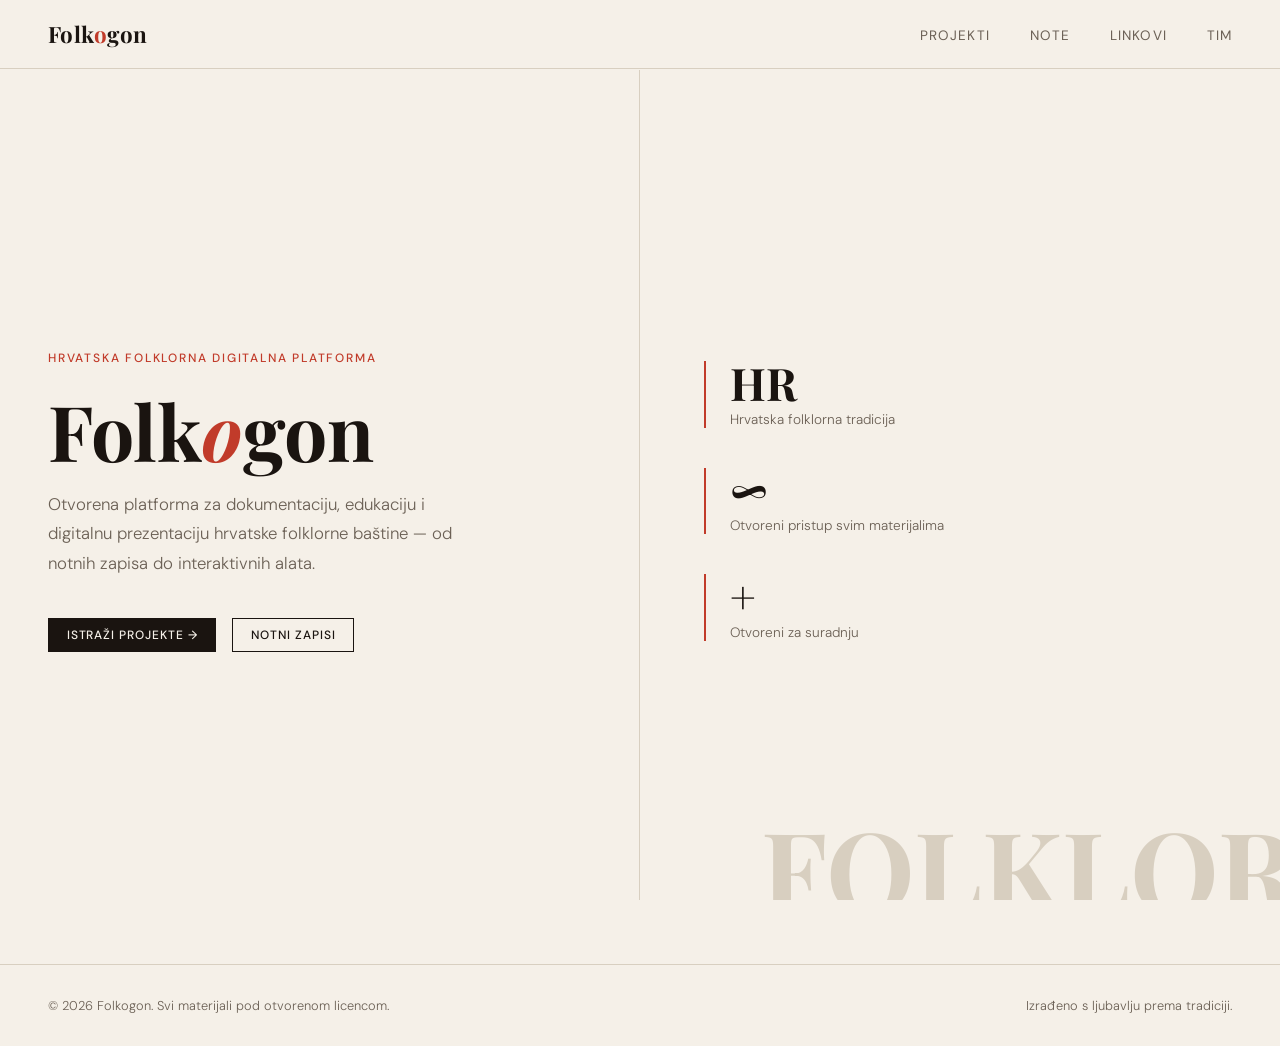
<file: index.html>
<!DOCTYPE html>
<html lang="hr">
<head>
<meta charset="UTF-8">
<meta name="viewport" content="width=device-width, initial-scale=1.0">
<title>Folkogon — Hrvatska folklorna digitalna platforma</title>
<meta name="description" content="Otvorena platforma za dokumentaciju, edukaciju i digitalnu prezentaciju hrvatske folklorne baštine — od notnih zapisa do interaktivnih alata.">
<meta property="og:title" content="Folkogon — Hrvatska folklorna digitalna platforma">
<meta property="og:description" content="Otvorena platforma za dokumentaciju, edukaciju i digitalnu prezentaciju hrvatske folklorne baštine.">
<meta property="og:type" content="website">
<meta name="theme-color" content="#F5F0E8">
<link rel="icon" href="favicon.svg" type="image/svg+xml">
<link rel="preconnect" href="https://fonts.googleapis.com">
<link rel="preconnect" href="https://fonts.gstatic.com" crossorigin>
<link rel="stylesheet" href="https://fonts.googleapis.com/css2?family=Playfair+Display:ital,wght@0,400;0,700;1,400&family=DM+Sans:wght@300;400;500&display=swap">
<link rel="stylesheet" href="css/style.css">
<style>
  .hero {
    min-height: calc(100vh - 70px);
    display: grid;
    grid-template-columns: 1fr 1fr;
  }

  .hero-left {
    padding: 6rem 4rem 4rem 3rem;
    display: flex;
    flex-direction: column;
    justify-content: center;
    border-right: 1px solid var(--border);
  }

  .hero-tag {
    font-size: 0.75rem;
    letter-spacing: 0.15em;
    text-transform: uppercase;
    color: var(--red);
    font-weight: 500;
    margin-bottom: 1.5rem;
  }

  .hero-title {
    font-family: 'Playfair Display', serif;
    font-size: clamp(3rem, 6vw, 5.5rem);
    line-height: 1.05;
    font-weight: 700;
    margin-bottom: 1.2rem;
  }

  .hero-title em { font-style: italic; color: var(--red); }

  .hero-subtitle {
    font-size: 1.05rem;
    line-height: 1.75;
    color: var(--muted);
    max-width: 420px;
    margin-bottom: 2.5rem;
  }

  .hero-actions { display: flex; gap: 1rem; flex-wrap: wrap; }

  .hero-right {
    padding: 6rem 3rem 4rem 4rem;
    display: flex;
    flex-direction: column;
    justify-content: center;
    gap: 2.5rem;
    position: relative;
    overflow: hidden;
  }

  .hero-right::after {
    content: 'FOLKLOR';
    position: absolute;
    bottom: -1.5rem;
    right: -1rem;
    font-family: 'Playfair Display', serif;
    font-size: 7rem;
    font-weight: 700;
    color: var(--border);
    line-height: 1;
    pointer-events: none;
    user-select: none;
  }

  .stat { border-left: 2px solid var(--red); padding-left: 1.5rem; }

  .stat-num {
    font-family: 'Playfair Display', serif;
    font-size: 2.8rem;
    font-weight: 700;
    line-height: 1;
    margin-bottom: 0.3rem;
  }

  .stat-label { font-size: 0.85rem; color: var(--muted); }

  /* HERO ANIMATIONS */
  .hero-left .hero-tag  { animation: fadeUp 0.5s 0.10s ease forwards; opacity: 0; }
  .hero-left .hero-title { animation: fadeUp 0.5s 0.22s ease forwards; opacity: 0; }
  .hero-left .hero-subtitle { animation: fadeUp 0.5s 0.34s ease forwards; opacity: 0; }
  .hero-left .hero-actions { animation: fadeUp 0.5s 0.46s ease forwards; opacity: 0; }
  .hero-right { animation: fadeUp 0.5s 0.30s ease forwards; opacity: 0; }

  @media (max-width: 768px) {
    .hero { grid-template-columns: 1fr; }
    .hero-left { padding: 3rem 1.5rem 2rem; border-right: none; border-bottom: 1px solid var(--border); }
    .hero-right { padding: 2rem 1.5rem 3rem; }
    .hero-right::after { font-size: 4rem; }
  }
</style>
</head>
<body>

<nav>
  <a href="index.html" class="nav-logo">Folk<span>o</span>gon</a>
  <ul class="nav-links">
    <li><a href="projekti.html">Projekti</a></li>
    <li><a href="note.html">Note</a></li>
    <li><a href="linkovi.html">Linkovi</a></li>
    <li><a href="tim.html">Tim</a></li>
  </ul>
  <button class="nav-hamburger" id="nav-toggle" aria-label="Otvori izbornik"><span></span><span></span><span></span></button>
</nav>

<main class="page">
  <div class="hero">
    <div class="hero-left">
      <p class="hero-tag">Hrvatska folklorna digitalna platforma</p>
      <h1 class="hero-title">Folk<em>o</em>gon</h1>
      <p class="hero-subtitle">
        Otvorena platforma za dokumentaciju, edukaciju i digitalnu prezentaciju hrvatske folklorne baštine — od notnih zapisa do interaktivnih alata.
      </p>
      <div class="hero-actions">
        <a href="projekti.html" class="btn btn-dark-filled">Istraži projekte →</a>
        <a href="note.html" class="btn btn-dark">Notni zapisi</a>
      </div>
    </div>
    <div class="hero-right">
      <div class="stat">
        <div class="stat-num">HR</div>
        <div class="stat-label">Hrvatska folklorna tradicija</div>
      </div>
      <div class="stat">
        <div class="stat-num">∞</div>
        <div class="stat-label">Otvoreni pristup svim materijalima</div>
      </div>
      <div class="stat">
        <div class="stat-num">+</div>
        <div class="stat-label">Otvoreni za suradnju</div>
      </div>
    </div>
  </div>
</main>

<footer>
  <p>© 2026 Folkogon. Svi materijali pod otvorenom licencom.</p>
  <p>Izrađeno s ljubavlju prema tradiciji.</p>
</footer>

<script src="js/nav.js"></script>
</body>
</html>
</file>
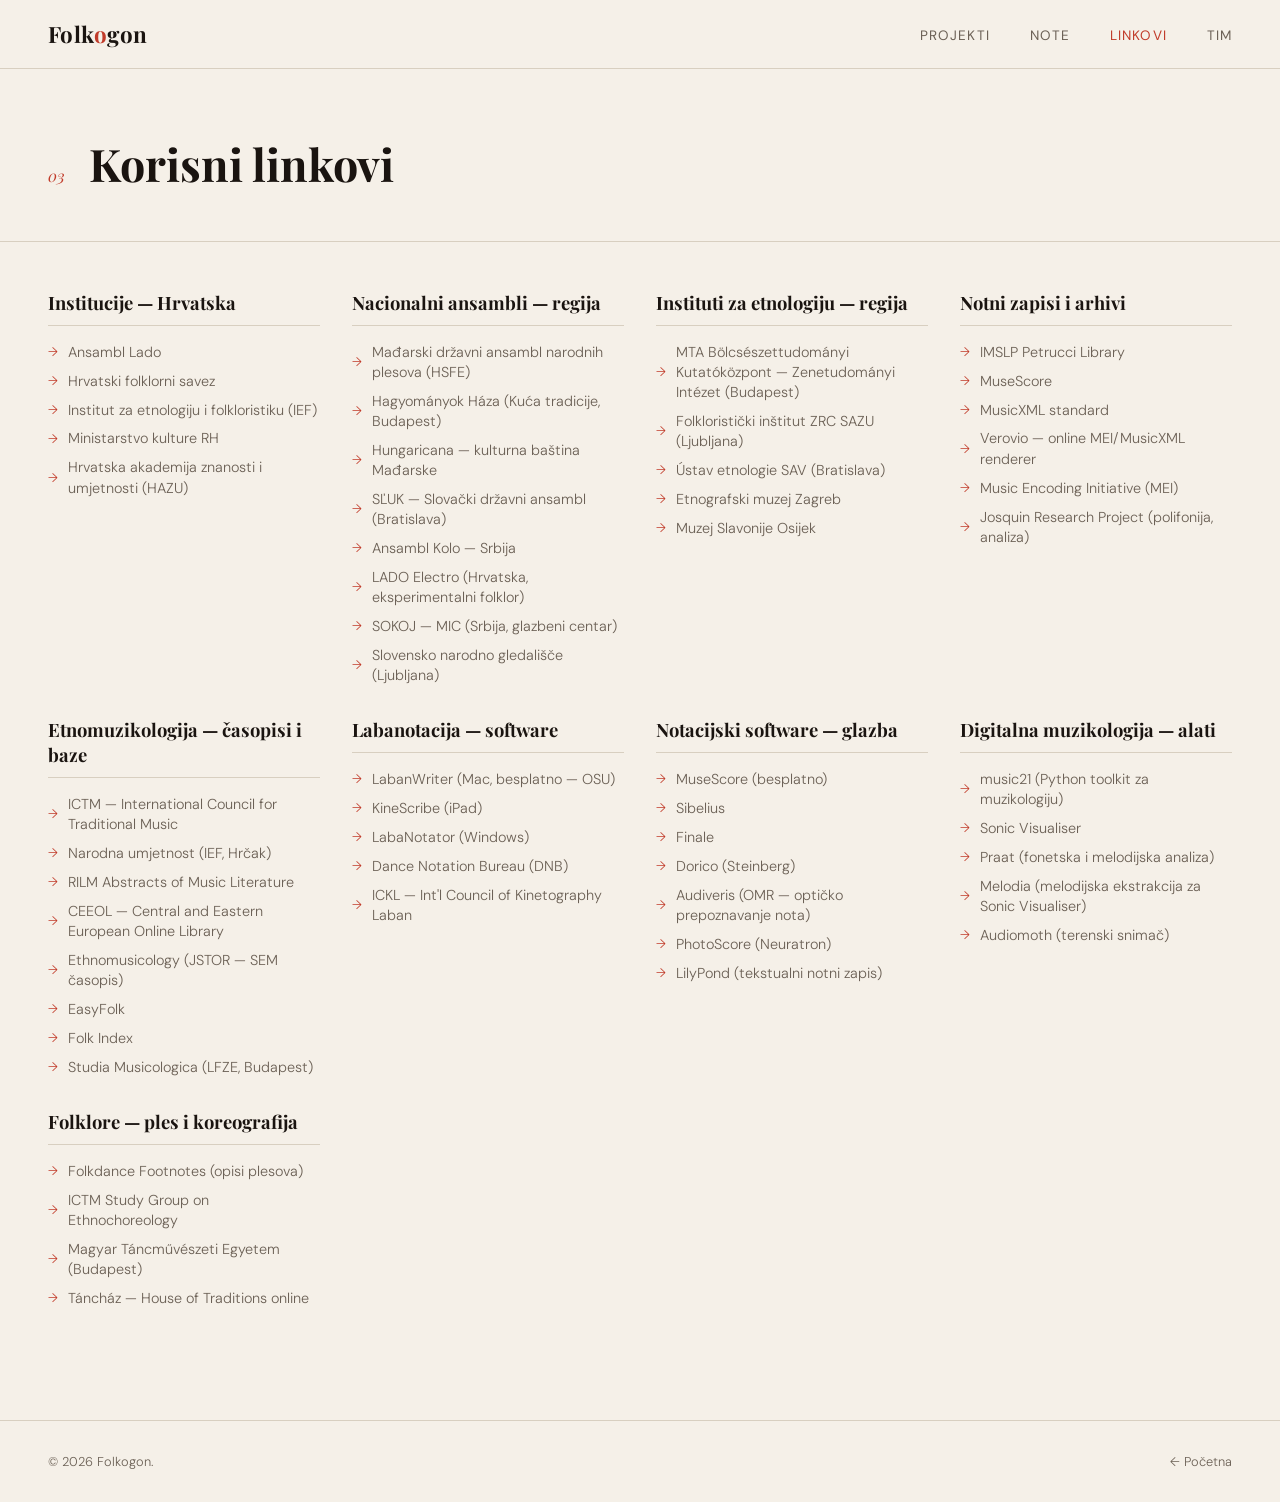
<file: linkovi.html>
<!DOCTYPE html>
<html lang="hr">
<head>
<meta charset="UTF-8">
<meta name="viewport" content="width=device-width, initial-scale=1.0">
<title>Korisni linkovi — Folkogon</title>
<meta name="description" content="Korisni resursi i linkovi vezani uz hrvatsku folklornu baštinu, etnomuzikologiju i notografske alate.">
<meta property="og:title" content="Korisni linkovi — Folkogon">
<meta property="og:description" content="Korisni resursi i linkovi vezani uz hrvatsku folklornu baštinu, etnomuzikologiju i notografske alate.">
<meta property="og:type" content="website">
<meta name="theme-color" content="#F5F0E8">
<link rel="icon" href="favicon.svg" type="image/svg+xml">
<link rel="preconnect" href="https://fonts.googleapis.com">
<link rel="preconnect" href="https://fonts.gstatic.com" crossorigin>
<link rel="stylesheet" href="https://fonts.googleapis.com/css2?family=Playfair+Display:ital,wght@0,400;0,700;1,400&family=DM+Sans:wght@300;400;500&display=swap">
<link rel="stylesheet" href="css/style.css">
<script src="data/sadrzaj.js"></script>
<style>
  .links-grid {
    display: grid;
    grid-template-columns: repeat(auto-fill, minmax(260px, 1fr));
    gap: 2rem;
  }

  .link-category h3 {
    font-family: 'Playfair Display', serif;
    font-size: 1.15rem;
    font-weight: 700;
    margin-bottom: 1rem;
    padding-bottom: 0.6rem;
    border-bottom: 1px solid var(--border);
  }

  .link-list {
    list-style: none;
    display: flex;
    flex-direction: column;
    gap: 0.55rem;
  }

  .link-list a {
    text-decoration: none;
    color: var(--muted);
    font-size: 0.9rem;
    display: flex;
    align-items: center;
    gap: 0.6rem;
    transition: color 0.2s;
    line-height: 1.4;
  }

  .link-list a::before {
    content: '→';
    color: var(--red);
    font-size: 0.8rem;
    flex-shrink: 0;
  }

  .link-list a:hover { color: var(--red); }
</style>
</head>
<body>

<nav>
  <a href="index.html" class="nav-logo">Folk<span>o</span>gon</a>
  <ul class="nav-links">
    <li><a href="projekti.html">Projekti</a></li>
    <li><a href="note.html">Note</a></li>
    <li><a href="linkovi.html" class="active">Linkovi</a></li>
    <li><a href="tim.html">Tim</a></li>
  </ul>
  <button class="nav-hamburger" id="nav-toggle" aria-label="Otvori izbornik"><span></span><span></span><span></span></button>
</nav>

<main class="page">
  <div class="page-header">
    <span class="page-num">03</span>
    <h1 class="page-title">Korisni linkovi</h1>
  </div>
  <div class="content">
    <div class="links-grid" id="links-grid"></div>
  </div>
</main>

<footer>
  <p>© 2026 Folkogon.</p>
  <p><a href="index.html" style="color:var(--muted); text-decoration:none;">← Početna</a></p>
</footer>

<script>
  const grid = document.getElementById('links-grid');

  LINKOVI.forEach((kat, i) => {
    const div = document.createElement('div');
    div.className = 'link-category fade-up';

    const stavke = kat.stavke.map(s =>
      `<li><a href="${s.url}" target="_blank" rel="noopener">${s.naziv}</a></li>`
    ).join('');

    div.innerHTML = `
      <h3>${kat.kategorija}</h3>
      <ul class="link-list">${stavke}</ul>
    `;
    grid.appendChild(div);
  });
</script>

<script src="js/nav.js"></script>
</body>
</html>
</file>
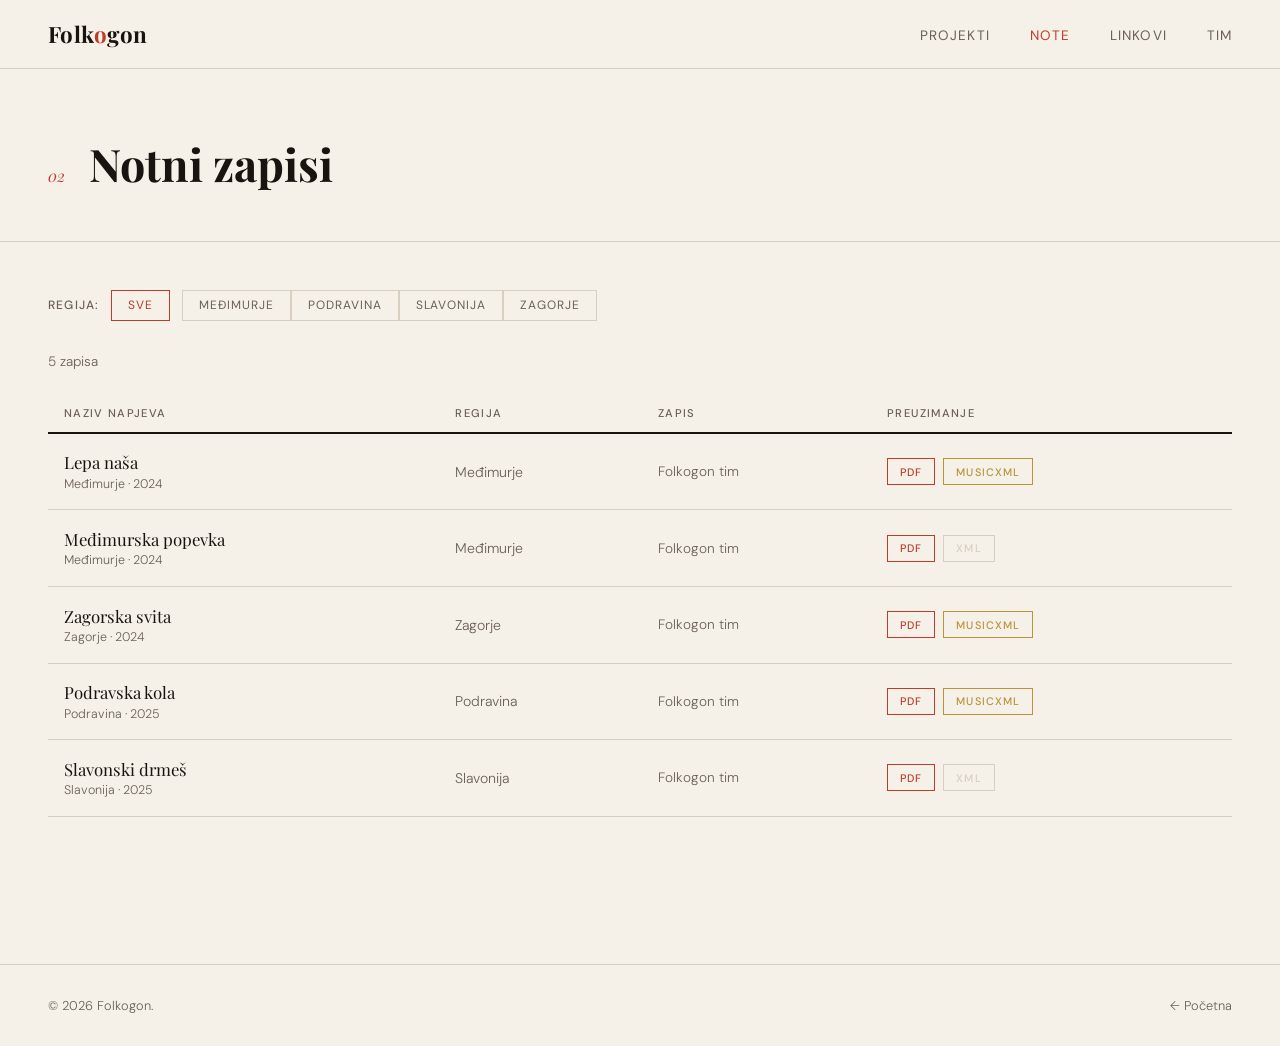
<file: note.html>
<!DOCTYPE html>
<html lang="hr">
<head>
<meta charset="UTF-8">
<meta name="viewport" content="width=device-width, initial-scale=1.0">
<title>Notni zapisi — Folkogon</title>
<meta name="description" content="Digitalni arhiv notnih zapisa hrvatske folklorne glazbe s mogućnošću besplatnog preuzimanja u PDF i MusicXML formatu.">
<meta property="og:title" content="Notni zapisi — Folkogon">
<meta property="og:description" content="Digitalni arhiv notnih zapisa hrvatske folklorne glazbe s mogućnošću besplatnog preuzimanja u PDF i MusicXML formatu.">
<meta property="og:type" content="website">
<meta name="theme-color" content="#F5F0E8">
<link rel="icon" href="favicon.svg" type="image/svg+xml">
<link rel="preconnect" href="https://fonts.googleapis.com">
<link rel="preconnect" href="https://fonts.gstatic.com" crossorigin>
<link rel="stylesheet" href="https://fonts.googleapis.com/css2?family=Playfair+Display:ital,wght@0,400;0,700;1,400&family=DM+Sans:wght@300;400;500&display=swap">
<link rel="stylesheet" href="css/style.css">
<script src="data/notes.js"></script>
<style>
  .filter-bar {
    display: flex;
    gap: 0.75rem;
    flex-wrap: wrap;
    margin-bottom: 2rem;
    align-items: center;
  }

  .filter-label {
    font-size: 0.75rem;
    letter-spacing: 0.1em;
    text-transform: uppercase;
    color: var(--muted);
    font-weight: 500;
  }

  .filter-btn {
    font-size: 0.75rem;
    letter-spacing: 0.08em;
    text-transform: uppercase;
    padding: 0.4rem 1rem;
    border: 1px solid var(--border);
    background: none;
    cursor: pointer;
    font-family: 'DM Sans', sans-serif;
    color: var(--muted);
    transition: all 0.2s;
  }

  .filter-btn:hover,
  .filter-btn.active {
    border-color: var(--red);
    color: var(--red);
  }

  .scores-table {
    width: 100%;
    border-collapse: collapse;
  }

  .scores-table thead tr {
    border-bottom: 2px solid var(--ink);
  }

  .scores-table th {
    text-align: left;
    padding: 0.75rem 1rem;
    font-size: 0.7rem;
    letter-spacing: 0.12em;
    text-transform: uppercase;
    font-weight: 500;
    color: var(--muted);
  }

  .scores-table tbody tr {
    border-bottom: 1px solid var(--border);
    transition: background 0.15s;
  }

  .scores-table tbody tr:hover { background: #EDE8DE; }
  .scores-table tbody tr.hidden { display: none; }

  .scores-table td {
    padding: 1.1rem 1rem;
    font-size: 0.95rem;
    vertical-align: middle;
  }

  .score-naziv {
    font-family: 'Playfair Display', serif;
    font-size: 1.05rem;
  }

  .score-regija {
    font-size: 0.78rem;
    color: var(--muted);
    margin-top: 0.15rem;
  }

  .dl-links { display: flex; gap: 0.5rem; }

  .dl-btn {
    font-size: 0.68rem;
    letter-spacing: 0.1em;
    text-transform: uppercase;
    padding: 0.35rem 0.75rem;
    text-decoration: none;
    border: 1px solid;
    font-weight: 500;
    transition: all 0.2s;
  }

  .dl-btn.pdf { border-color: var(--red); color: var(--red); }
  .dl-btn.pdf:hover { background: var(--red); color: var(--cream); }
  .dl-btn.xml { border-color: var(--gold); color: var(--gold); }
  .dl-btn.xml:hover { background: var(--gold); color: var(--cream); }
  .dl-btn.disabled { border-color: var(--border); color: var(--border); pointer-events: none; }

  .count {
    font-size: 0.85rem;
    color: var(--muted);
    margin-bottom: 1.5rem;
  }

  @media (max-width: 768px) {
    .scores-table th:nth-child(2),
    .scores-table td:nth-child(2),
    .scores-table th:nth-child(3),
    .scores-table td:nth-child(3) { display: none; }
    .dl-links { flex-wrap: wrap; }
    .scores-table td { padding: 0.9rem 0.75rem; }
    .scores-table th { padding: 0.6rem 0.75rem; }
  }
</style>
</head>
<body>

<nav>
  <a href="index.html" class="nav-logo">Folk<span>o</span>gon</a>
  <ul class="nav-links">
    <li><a href="projekti.html">Projekti</a></li>
    <li><a href="note.html" class="active">Note</a></li>
    <li><a href="linkovi.html">Linkovi</a></li>
    <li><a href="tim.html">Tim</a></li>
  </ul>
  <button class="nav-hamburger" id="nav-toggle" aria-label="Otvori izbornik"><span></span><span></span><span></span></button>
</nav>

<main class="page">
  <div class="page-header">
    <span class="page-num">02</span>
    <h1 class="page-title">Notni zapisi</h1>
  </div>
  <div class="content">

    <div class="filter-bar">
      <span class="filter-label">Regija:</span>
      <button class="filter-btn active" data-regija="sve">Sve</button>
      <div id="regija-filters"></div>
    </div>

    <p class="count" id="count"></p>

    <div style="overflow-x:auto;">
    <table class="scores-table">
      <thead>
        <tr>
          <th>Naziv napjeva</th>
          <th>Regija</th>
          <th>Zapis</th>
          <th>Preuzimanje</th>
        </tr>
      </thead>
      <tbody id="scores-body"></tbody>
    </table>
    </div>

  </div>
</main>

<footer>
  <p>© 2026 Folkogon.</p>
  <p><a href="index.html" style="color:var(--muted); text-decoration:none;">← Početna</a></p>
</footer>

<script>
  const tbody = document.getElementById('scores-body');
  const countEl = document.getElementById('count');
  const regijaFilters = document.getElementById('regija-filters');

  // Izvuci jedinstvene regije
  const regije = [...new Set(NOTES.map(n => n.regija))].sort();

  regije.forEach(r => {
    const btn = document.createElement('button');
    btn.className = 'filter-btn';
    btn.dataset.regija = r;
    btn.textContent = r;
    btn.addEventListener('click', () => filterBy(r, btn));
    regijaFilters.appendChild(btn);
  });

  // Render rows
  NOTES.forEach(n => {
    const tr = document.createElement('tr');
    tr.dataset.regija = n.regija;
    tr.className = 'fade-up';

    const pdfBtn = n.pdf
      ? `<a href="${n.pdf}" target="_blank" class="dl-btn pdf">PDF</a>`
      : `<span class="dl-btn disabled">PDF</span>`;

    const xmlBtn = n.xml
      ? `<a href="${n.xml}" target="_blank" class="dl-btn xml">MusicXML</a>`
      : `<span class="dl-btn disabled">XML</span>`;

    tr.innerHTML = `
      <td>
        <div class="score-naziv">${n.naziv}</div>
        <div class="score-regija">${n.regija} · ${n.godina}</div>
      </td>
      <td style="color:var(--muted); font-size:0.88rem;">${n.regija}</td>
      <td style="color:var(--muted); font-size:0.85rem;">${n.zapis}</td>
      <td><div class="dl-links">${pdfBtn}${xmlBtn}</div></td>
    `;
    tbody.appendChild(tr);
  });

  updateCount();

  function filterBy(regija, clickedBtn) {
    document.querySelectorAll('.filter-btn').forEach(b => b.classList.remove('active'));
    clickedBtn.classList.add('active');

    document.querySelectorAll('#scores-body tr').forEach(tr => {
      if (regija === 'sve' || tr.dataset.regija === regija) {
        tr.classList.remove('hidden');
      } else {
        tr.classList.add('hidden');
      }
    });
    updateCount();
  }

  document.querySelector('[data-regija="sve"]').addEventListener('click', function() {
    filterBy('sve', this);
  });

  function updateCount() {
    const visible = document.querySelectorAll('#scores-body tr:not(.hidden)').length;
    countEl.textContent = `${visible} ${visible === 1 ? 'zapis' : 'zapisa'}`;
  }
</script>

<script src="js/nav.js"></script>
</body>
</html>
</file>
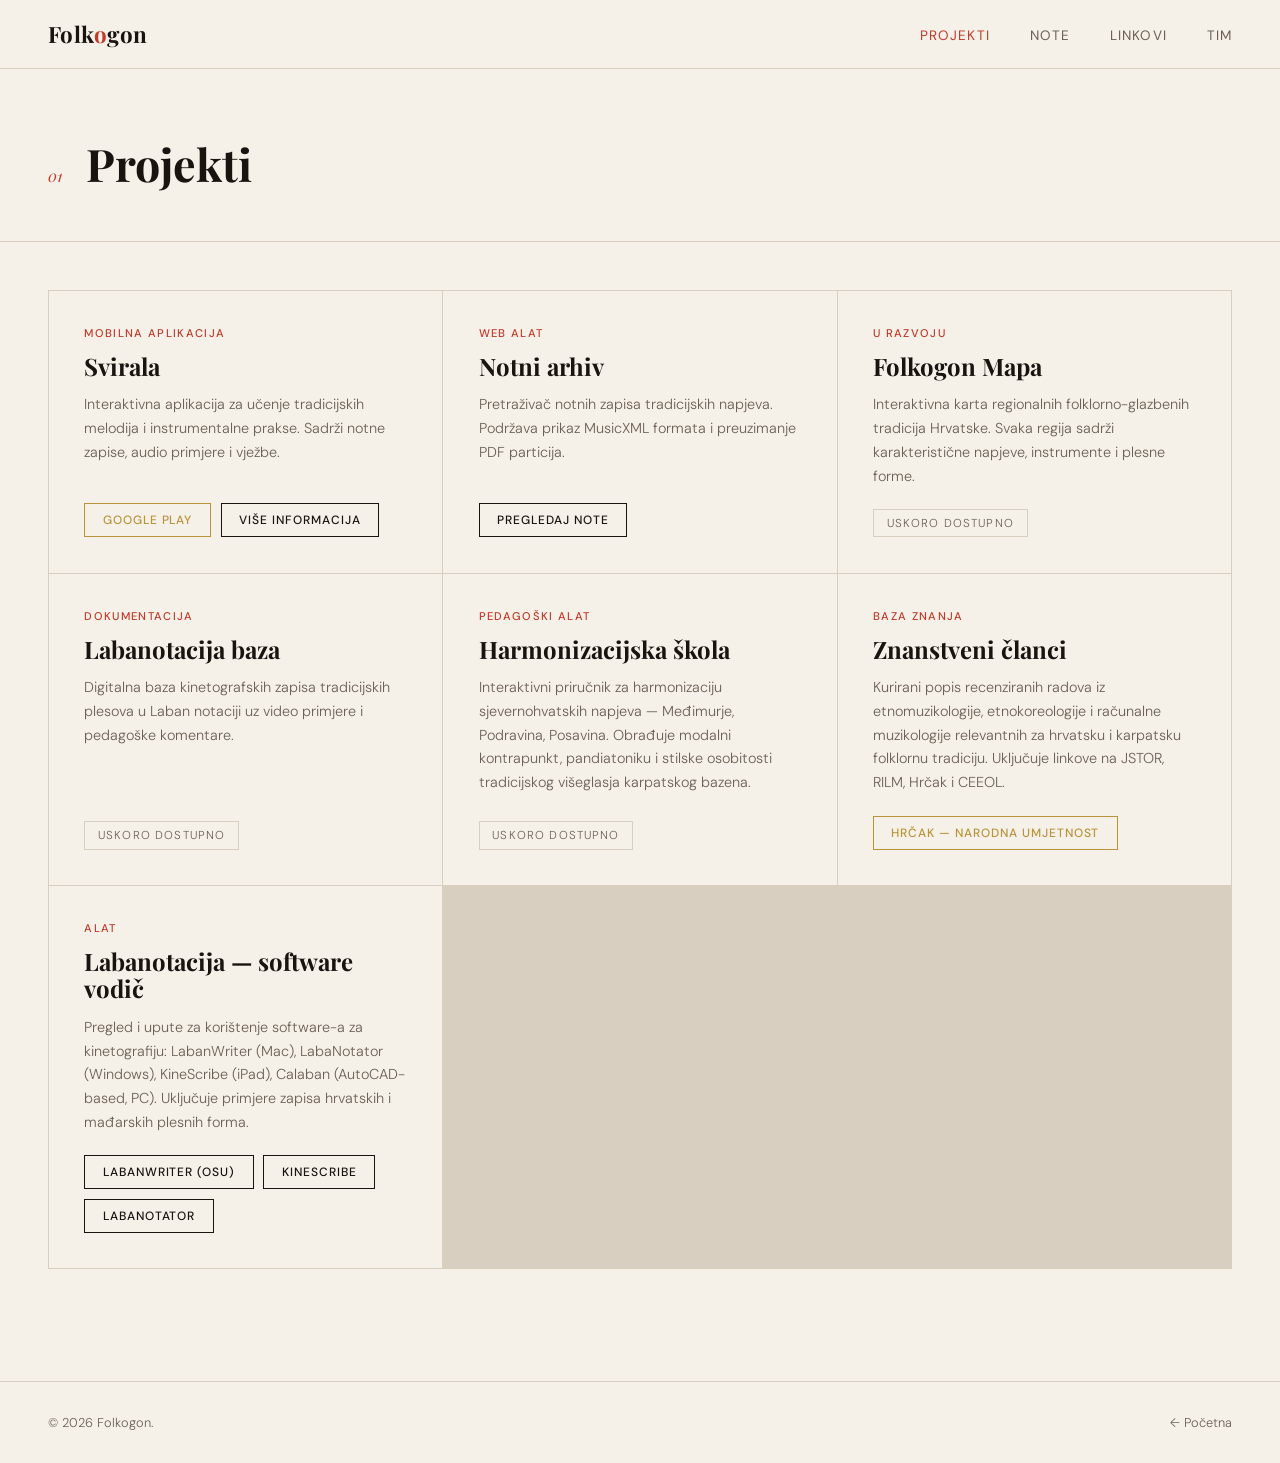
<file: projekti.html>
<!DOCTYPE html>
<html lang="hr">
<head>
<meta charset="UTF-8">
<meta name="viewport" content="width=device-width, initial-scale=1.0">
<title>Projekti — Folkogon</title>
<meta name="description" content="Pregled projekata Folkogon platforme — mobilne aplikacije, web alati i digitalna dokumentacija folklorne baštine.">
<meta property="og:title" content="Projekti — Folkogon">
<meta property="og:description" content="Pregled projekata Folkogon platforme — mobilne aplikacije, web alati i digitalna dokumentacija folklorne baštine.">
<meta property="og:type" content="website">
<meta name="theme-color" content="#F5F0E8">
<link rel="icon" href="favicon.svg" type="image/svg+xml">
<link rel="preconnect" href="https://fonts.googleapis.com">
<link rel="preconnect" href="https://fonts.gstatic.com" crossorigin>
<link rel="stylesheet" href="https://fonts.googleapis.com/css2?family=Playfair+Display:ital,wght@0,400;0,700;1,400&family=DM+Sans:wght@300;400;500&display=swap">
<link rel="stylesheet" href="css/style.css">
<script src="data/sadrzaj.js"></script>
<style>
  .projects-grid {
    display: grid;
    grid-template-columns: repeat(auto-fill, minmax(320px, 1fr));
    gap: 1px;
    background: var(--border);
    border: 1px solid var(--border);
  }

  .project-card {
    background: var(--cream);
    padding: 2.2rem;
    display: flex;
    flex-direction: column;
    gap: 0.8rem;
    min-height: 240px;
    transition: background 0.2s;
  }

  .project-card:hover { background: #EDE8DE; }

  .project-card.uskoro { opacity: 0.6; }

  .project-type {
    font-size: 0.7rem;
    letter-spacing: 0.12em;
    text-transform: uppercase;
    color: var(--red);
    font-weight: 500;
  }

  .project-name {
    font-family: 'Playfair Display', serif;
    font-size: 1.5rem;
    font-weight: 700;
    line-height: 1.15;
  }

  .project-desc {
    font-size: 0.9rem;
    color: var(--muted);
    line-height: 1.65;
    flex: 1;
  }

  .project-links {
    display: flex;
    gap: 0.6rem;
    flex-wrap: wrap;
    margin-top: 0.5rem;
  }

  .uskoro-badge {
    font-size: 0.72rem;
    letter-spacing: 0.1em;
    text-transform: uppercase;
    color: var(--muted);
    border: 1px solid var(--border);
    padding: 0.35rem 0.8rem;
    width: fit-content;
  }
</style>
</head>
<body>

<nav>
  <a href="index.html" class="nav-logo">Folk<span>o</span>gon</a>
  <ul class="nav-links">
    <li><a href="projekti.html" class="active">Projekti</a></li>
    <li><a href="note.html">Note</a></li>
    <li><a href="linkovi.html">Linkovi</a></li>
    <li><a href="tim.html">Tim</a></li>
  </ul>
  <button class="nav-hamburger" id="nav-toggle" aria-label="Otvori izbornik"><span></span><span></span><span></span></button>
</nav>

<main class="page">
  <div class="page-header">
    <span class="page-num">01</span>
    <h1 class="page-title">Projekti</h1>
  </div>
  <div class="content">
    <div class="projects-grid" id="projects-grid"></div>
  </div>
</main>

<footer>
  <p>© 2026 Folkogon.</p>
  <p><a href="index.html" style="color:var(--muted); text-decoration:none;">← Početna</a></p>
</footer>

<script>
  const grid = document.getElementById('projects-grid');

  PROJEKTI.forEach((p, i) => {
    const card = document.createElement('div');
    card.className = `project-card fade-up ${p.status === 'uskoro' ? 'uskoro' : ''}`;

    const linkovi = p.status === 'uskoro'
      ? `<span class="uskoro-badge">Uskoro dostupno</span>`
      : p.linkovi.map(l =>
          `<a href="${l.url}" class="btn ${l.stil}" ${l.url.startsWith('http') ? 'target="_blank"' : ''}>${l.label}</a>`
        ).join('');

    card.innerHTML = `
      <span class="project-type">${p.tip}</span>
      <h2 class="project-name">${p.naziv}</h2>
      <p class="project-desc">${p.opis}</p>
      <div class="project-links">${linkovi}</div>
    `;
    grid.appendChild(card);
  });
</script>

<script src="js/nav.js"></script>
</body>
</html>
</file>
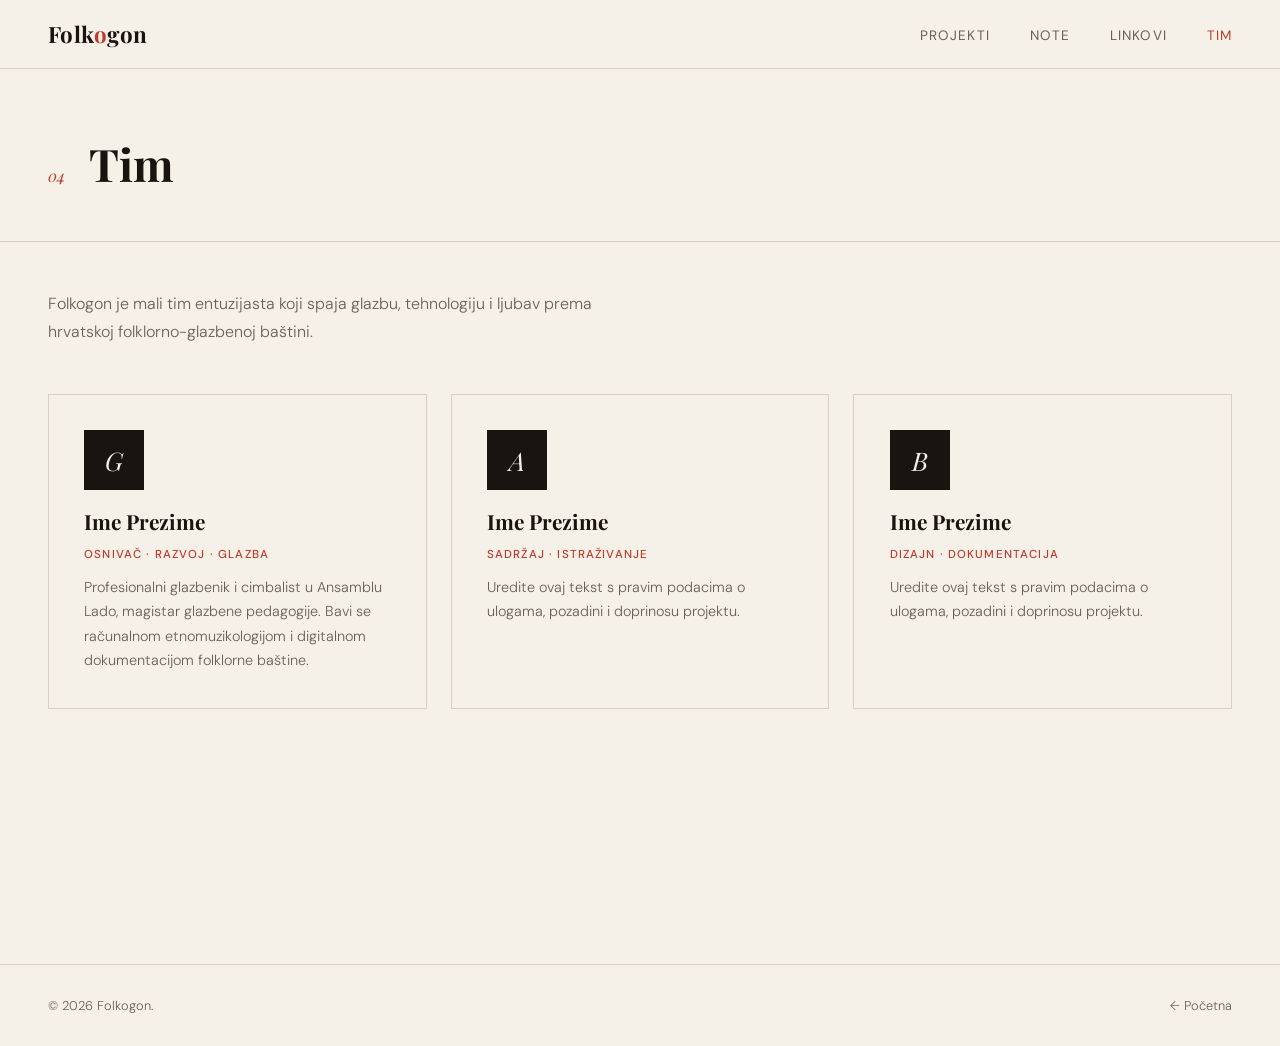
<file: tim.html>
<!DOCTYPE html>
<html lang="hr">
<head>
<meta charset="UTF-8">
<meta name="viewport" content="width=device-width, initial-scale=1.0">
<title>Tim — Folkogon</title>
<meta name="description" content="Upoznajte mali tim entuzijasta iza Folkogon platforme koji spaja glazbu, tehnologiju i ljubav prema tradiciji.">
<meta property="og:title" content="Tim — Folkogon">
<meta property="og:description" content="Upoznajte mali tim entuzijasta iza Folkogon platforme koji spaja glazbu, tehnologiju i ljubav prema tradiciji.">
<meta property="og:type" content="website">
<meta name="theme-color" content="#F5F0E8">
<link rel="icon" href="favicon.svg" type="image/svg+xml">
<link rel="preconnect" href="https://fonts.googleapis.com">
<link rel="preconnect" href="https://fonts.gstatic.com" crossorigin>
<link rel="stylesheet" href="https://fonts.googleapis.com/css2?family=Playfair+Display:ital,wght@0,400;0,700;1,400&family=DM+Sans:wght@300;400;500&display=swap">
<link rel="stylesheet" href="css/style.css">
<script src="data/sadrzaj.js"></script>
<style>
  .team-grid {
    display: grid;
    grid-template-columns: repeat(auto-fill, minmax(300px, 1fr));
    gap: 1.5rem;
  }

  .team-card {
    padding: 2.2rem;
    border: 1px solid var(--border);
    display: flex;
    flex-direction: column;
    gap: 0.8rem;
    transition: border-color 0.2s;
  }

  .team-card:hover { border-color: var(--red); }

  .team-avatar {
    width: 60px;
    height: 60px;
    background: var(--ink);
    display: flex;
    align-items: center;
    justify-content: center;
    font-family: 'Playfair Display', serif;
    font-size: 1.6rem;
    color: var(--cream);
    font-style: italic;
    margin-bottom: 0.4rem;
    flex-shrink: 0;
  }

  .team-name {
    font-family: 'Playfair Display', serif;
    font-size: 1.3rem;
    font-weight: 700;
    line-height: 1.2;
  }

  .team-role {
    font-size: 0.72rem;
    letter-spacing: 0.1em;
    text-transform: uppercase;
    color: var(--red);
    font-weight: 500;
  }

  .team-bio {
    font-size: 0.9rem;
    color: var(--muted);
    line-height: 1.7;
    flex: 1;
  }

  .team-intro {
    max-width: 560px;
    font-size: 1rem;
    color: var(--muted);
    line-height: 1.75;
    margin-bottom: 3rem;
  }
</style>
</head>
<body>

<nav>
  <a href="index.html" class="nav-logo">Folk<span>o</span>gon</a>
  <ul class="nav-links">
    <li><a href="projekti.html">Projekti</a></li>
    <li><a href="note.html">Note</a></li>
    <li><a href="linkovi.html">Linkovi</a></li>
    <li><a href="tim.html" class="active">Tim</a></li>
  </ul>
  <button class="nav-hamburger" id="nav-toggle" aria-label="Otvori izbornik"><span></span><span></span><span></span></button>
</nav>

<main class="page">
  <div class="page-header">
    <span class="page-num">04</span>
    <h1 class="page-title">Tim</h1>
  </div>
  <div class="content">
    <p class="team-intro">
      Folkogon je mali tim entuzijasta koji spaja glazbu, tehnologiju i ljubav prema hrvatskoj folklorno-glazbenoj baštini.
    </p>
    <div class="team-grid" id="team-grid"></div>
  </div>
</main>

<footer>
  <p>© 2026 Folkogon.</p>
  <p><a href="index.html" style="color:var(--muted); text-decoration:none;">← Početna</a></p>
</footer>

<script>
  const grid = document.getElementById('team-grid');

  TIM.forEach((clan, i) => {
    const card = document.createElement('div');
    card.className = 'team-card fade-up';
    card.innerHTML = `
      <div class="team-avatar">${clan.inicijal}</div>
      <div class="team-name">${clan.ime}</div>
      <div class="team-role">${clan.uloga}</div>
      <p class="team-bio">${clan.bio}</p>
    `;
    grid.appendChild(card);
  });
</script>

<script src="js/nav.js"></script>
</body>
</html>
</file>
<file: css/style.css>
:root {
  --cream: #F5F0E8;
  --ink: #1A1410;
  --red: #C13B2A;
  --gold: #B8933A;
  --muted: #6B6055;
  --border: #D8CFC0;
}

* { margin: 0; padding: 0; box-sizing: border-box; }
html { scroll-behavior: smooth; scroll-padding-top: 70px; }

:focus-visible { outline: 2px solid var(--red); outline-offset: 3px; }

body {
  background: var(--cream);
  color: var(--ink);
  font-family: 'DM Sans', sans-serif;
  font-weight: 300;
}

/* NAV */
nav {
  position: fixed;
  top: 0; left: 0; right: 0;
  z-index: 100;
  display: flex;
  justify-content: space-between;
  align-items: center;
  padding: 1.2rem 3rem;
  background: var(--cream);
  border-bottom: 1px solid var(--border);
}

.nav-logo {
  font-family: 'Playfair Display', serif;
  font-size: 1.4rem;
  font-weight: 700;
  color: var(--ink);
  text-decoration: none;
  letter-spacing: 0.02em;
}

.nav-logo span { color: var(--red); }

.nav-links {
  display: flex;
  gap: 2.5rem;
  list-style: none;
}

.nav-links a {
  text-decoration: none;
  color: var(--muted);
  font-size: 0.85rem;
  font-weight: 400;
  letter-spacing: 0.08em;
  text-transform: uppercase;
  transition: color 0.2s;
}

.nav-links a:hover,
.nav-links a.active { color: var(--red); }

/* PAGE WRAPPER */
.page {
  padding-top: 70px;
  min-height: 100vh;
}

/* PAGE HEADER */
.page-header {
  padding: 4rem 3rem 3rem;
  border-bottom: 1px solid var(--border);
  display: flex;
  align-items: baseline;
  gap: 1.5rem;
}

.page-num {
  font-family: 'Playfair Display', serif;
  font-size: 1rem;
  color: var(--red);
  font-style: italic;
}

.page-title {
  font-family: 'Playfair Display', serif;
  font-size: 2.8rem;
  font-weight: 700;
}

/* CONTENT */
.content {
  padding: 3rem;
}

/* FOOTER */
footer {
  padding: 2rem 3rem;
  border-top: 1px solid var(--border);
  display: flex;
  justify-content: space-between;
  align-items: center;
  margin-top: 4rem;
}

footer p {
  font-size: 0.8rem;
  color: var(--muted);
}

/* BUTTONS */
.btn {
  display: inline-flex;
  align-items: center;
  gap: 0.5rem;
  padding: 0.5rem 1.1rem;
  font-size: 0.75rem;
  font-weight: 500;
  letter-spacing: 0.08em;
  text-transform: uppercase;
  text-decoration: none;
  border: 1px solid;
  transition: all 0.2s;
  cursor: pointer;
  font-family: 'DM Sans', sans-serif;
}

.btn-red { border-color: var(--red); color: var(--red); }
.btn-red:hover { background: var(--red); color: var(--cream); }

.btn-gold { border-color: var(--gold); color: var(--gold); }
.btn-gold:hover { background: var(--gold); color: var(--cream); }

.btn-dark { border-color: var(--ink); color: var(--ink); background: transparent; }
.btn-dark:hover { background: var(--ink); color: var(--cream); }

.btn-dark-filled { background: var(--ink); color: var(--cream); border-color: var(--ink); }
.btn-dark-filled:hover { background: var(--red); border-color: var(--red); }

/* ANIMATIONS */
@keyframes fadeUp {
  from { opacity: 0; transform: translateY(16px); }
  to   { opacity: 1; transform: translateY(0); }
}

.fade-up {
  animation: fadeUp 0.5s ease forwards;
  opacity: 0;
}

.fade-up:nth-child(1) { animation-delay: 0.05s; }
.fade-up:nth-child(2) { animation-delay: 0.12s; }
.fade-up:nth-child(3) { animation-delay: 0.19s; }
.fade-up:nth-child(4) { animation-delay: 0.26s; }
.fade-up:nth-child(5) { animation-delay: 0.33s; }
.fade-up:nth-child(6) { animation-delay: 0.40s; }

/* HAMBURGER */
.nav-hamburger {
  display: none;
  flex-direction: column;
  justify-content: center;
  gap: 5px;
  background: none;
  border: none;
  cursor: pointer;
  padding: 6px;
  z-index: 101;
}

.nav-hamburger span {
  display: block;
  width: 22px;
  height: 2px;
  background: var(--ink);
  transition: transform 0.25s, opacity 0.25s;
}

.nav-hamburger.open span:nth-child(1) { transform: translateY(7px) rotate(45deg); }
.nav-hamburger.open span:nth-child(2) { opacity: 0; transform: scaleX(0); }
.nav-hamburger.open span:nth-child(3) { transform: translateY(-7px) rotate(-45deg); }

/* MOBILE */
@media (max-width: 768px) {
  nav { padding: 1rem 1.5rem; }

  .nav-hamburger { display: flex; }

  .nav-links {
    display: none;
    position: absolute;
    top: 100%;
    left: 0;
    right: 0;
    background: var(--cream);
    border-bottom: 1px solid var(--border);
    flex-direction: column;
    padding: 0.25rem 0;
    gap: 0;
    box-shadow: 0 4px 16px rgba(26,20,16,0.08);
  }

  .nav-links.open { display: flex; }

  .nav-links li { border-bottom: 1px solid var(--border); }
  .nav-links li:last-child { border-bottom: none; }

  .nav-links a {
    display: block;
    padding: 1rem 1.5rem;
    font-size: 0.85rem;
    letter-spacing: 0.06em;
  }

  .page-header { padding: 2.5rem 1.5rem 2rem; flex-direction: column; gap: 0.3rem; }
  .page-title { font-size: 2rem; }
  .content { padding: 2rem 1.5rem; }
  footer { flex-direction: column; gap: 0.5rem; text-align: center; padding: 1.5rem; }

  .btn { min-height: 42px; }

  .team-grid,
  .projects-grid { grid-template-columns: 1fr; }

  .links-grid { grid-template-columns: 1fr; }
}
</file>
